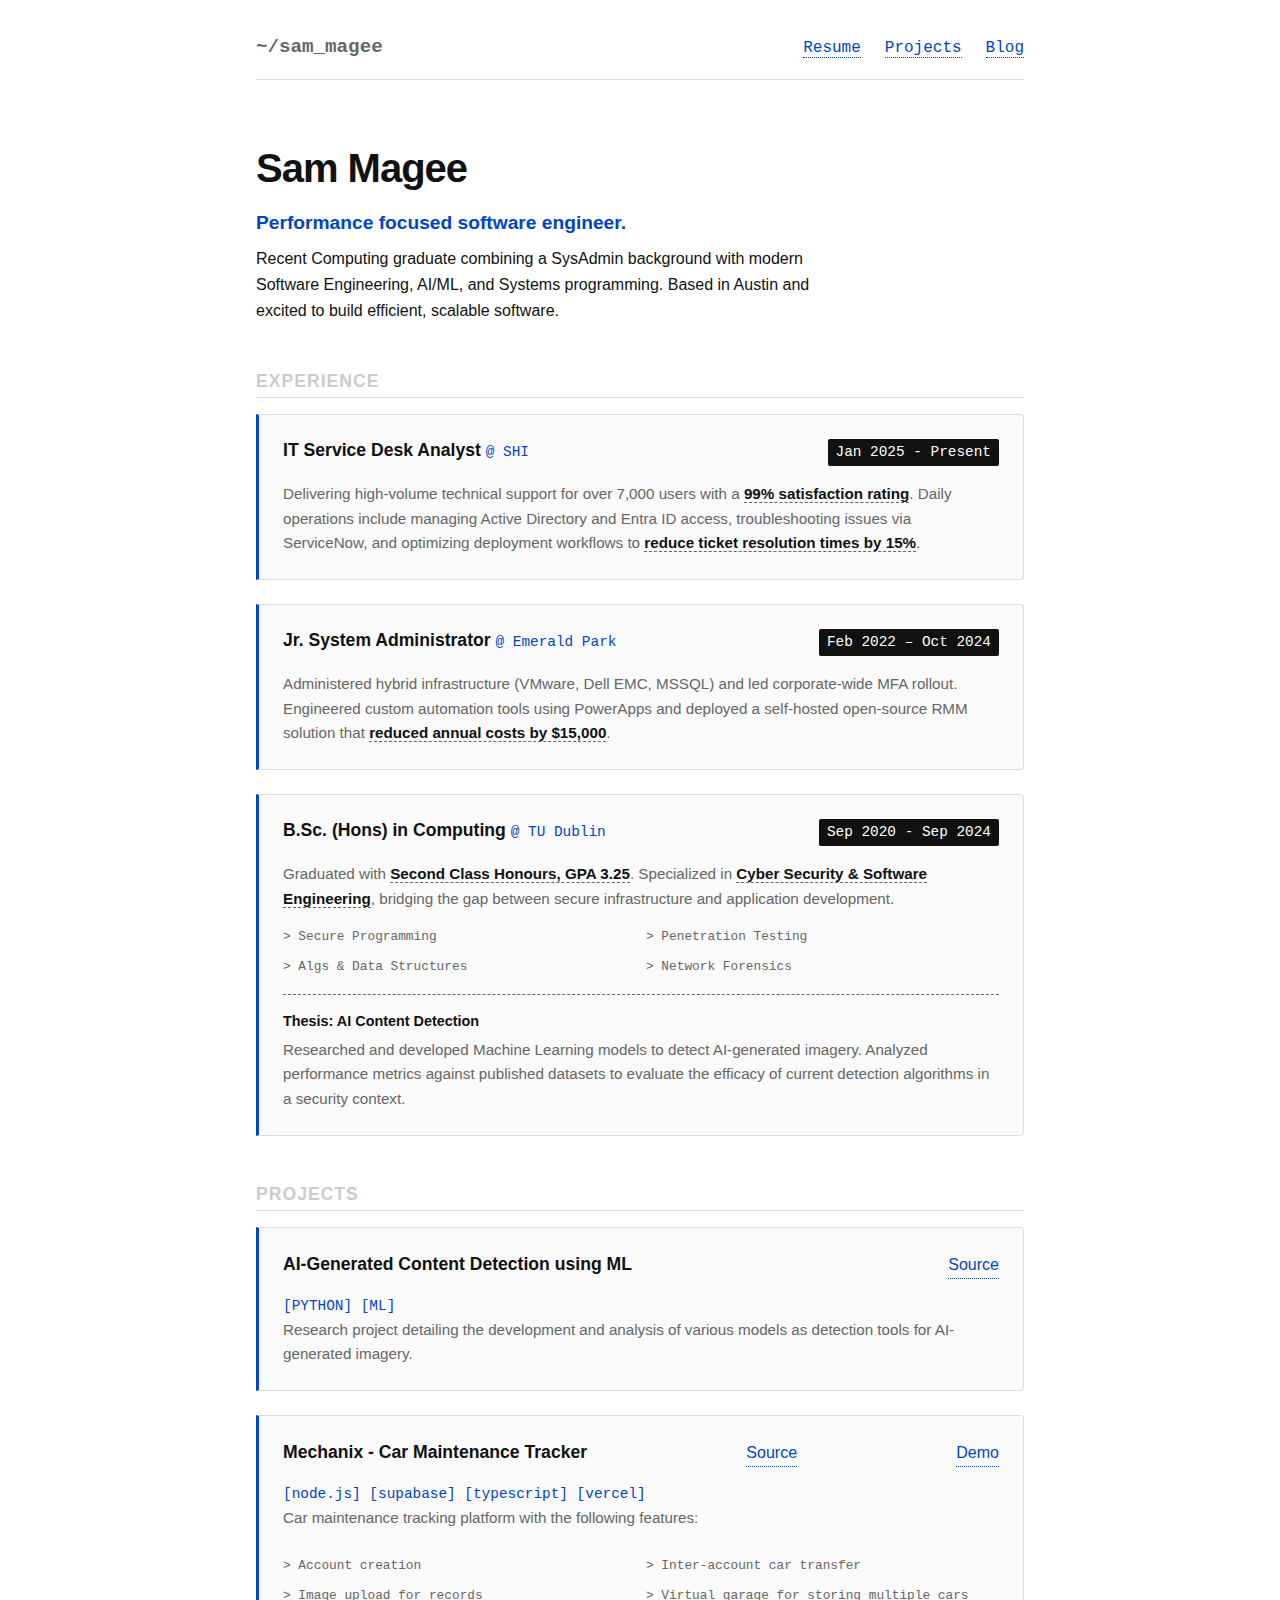
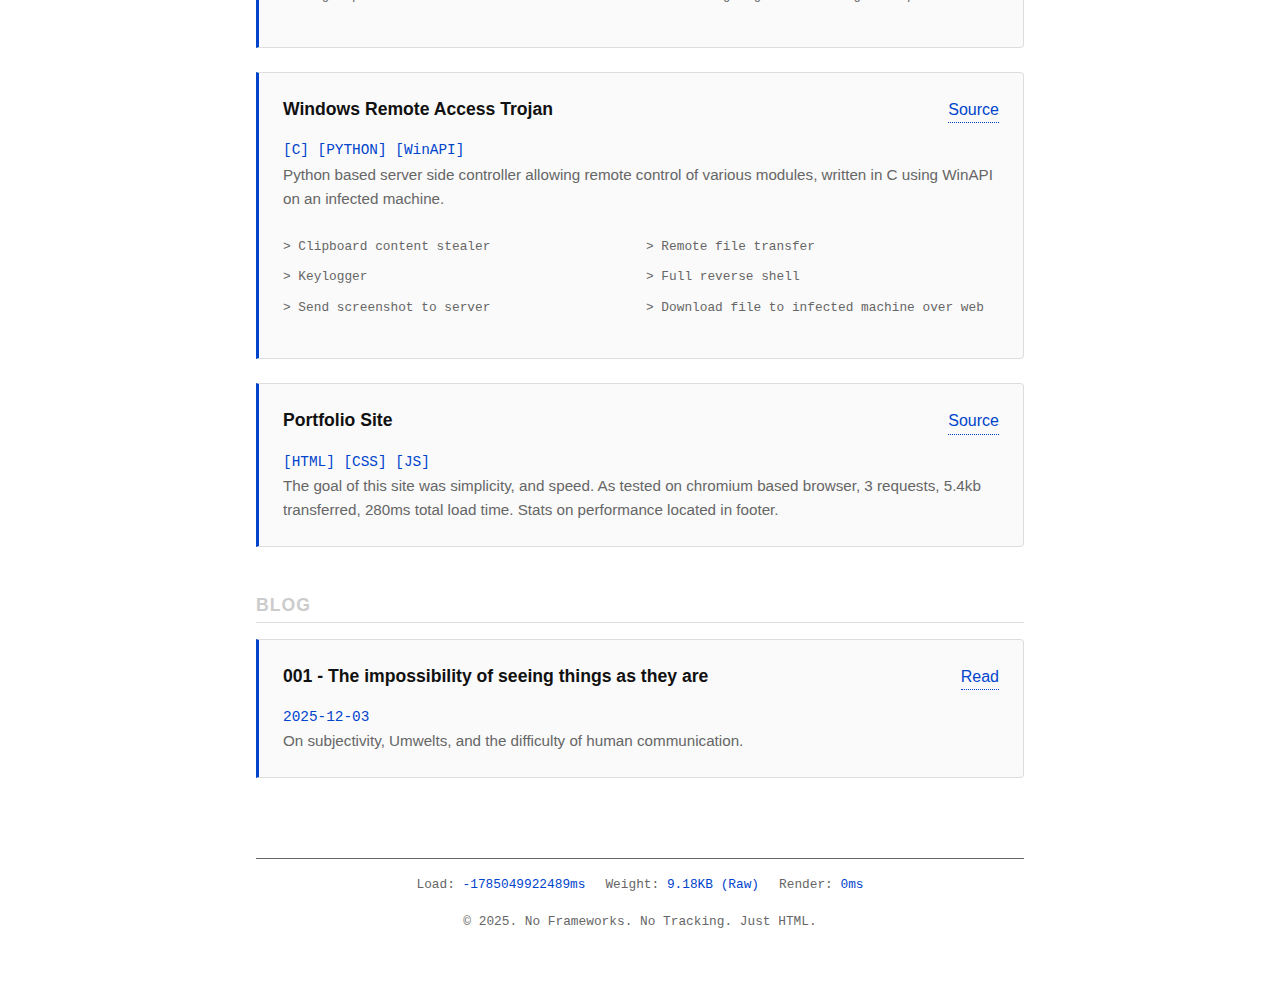
<file: index.html>
<!DOCTYPE html>
<html lang="en">

<head>
    <meta charset="UTF-8" />
    <meta name="viewport" content="width=device-width, initial-scale=1.0" />
    <meta name="description" content="A 14KB developer portfolio." />
    <title>Sam Magee</title>
    <link rel="stylesheet" href="style.css" />
    <style>
        h2 {
            color: #cccccc;
        }
    </style>
</head>

<body>
    <!-- NAVIGATION -->
    <nav>
        <div style="font-weight: bold; font-size: 1.2rem">~/sam_magee</div>
        <ul>
            <li><a href="resume.html">Resume</a></li>
            <li><a href="#projects">Projects</a></li>
            <li><a href="#blog">Blog</a></li>
        </ul>
    </nav>

    <!-- INTRO -->
    <header>
        <h1>Sam Magee</h1>
        <p style="
          font-size: 1.2rem;
          font-weight: bold;
          color: var(--accent);
          margin-bottom: 0.5rem;
        ">
            Performance focused software engineer.
        </p>
        <p style="margin-bottom: 1rem; max-width: 600px; color: var(--txt)">
            Recent Computing graduate combining a SysAdmin background with modern
            Software Engineering, AI/ML, and Systems programming. Based in Austin
            and excited to build efficient, scalable software.
        </p>
    </header>

    <!-- RESUME SECTION -->
    <section id="resume">
        <h2>Experience</h2>

        <article class="job-card">
            <header class="job-header">
                <h3 class="job-title">
                    IT Service Desk Analyst <span class="company-tag">@ SHI</span>
                </h3>
                <span class="date-badge">Jan 2025 - Present</span>
            </header>
            <p class="job-desc">
                Delivering high-volume technical support for over 7,000 users with a
                <span class="highlight">99% satisfaction rating</span>. Daily
                operations include managing Active Directory and Entra ID access,
                troubleshooting issues via ServiceNow, and optimizing deployment
                workflows to
                <span class="highlight">reduce ticket resolution times by 15%</span>.
            </p>
        </article>

        <article class="job-card">
            <header class="job-header">
                <h3 class="job-title">
                    Jr. System Administrator
                    <span class="company-tag">@ Emerald Park</span>
                </h3>
                <span class="date-badge">Feb 2022 – Oct 2024</span>
            </header>
            <p class="job-desc">
                Administered hybrid infrastructure (VMware, Dell EMC, MSSQL) and led
                corporate-wide MFA rollout. Engineered custom automation tools using
                PowerApps and deployed a self-hosted open-source RMM solution that
                <span class="highlight">reduced annual costs by $15,000</span>.
            </p>
        </article>

        <!-- EDUCATION CARD -->
        <article class="job-card">
            <header class="job-header">
                <h3 class="job-title">
                    B.Sc. (Hons) in Computing
                    <span class="company-tag">@ TU Dublin</span>
                </h3>
                <span class="date-badge">Sep 2020 - Sep 2024</span>
            </header>

            <!-- Degree Details -->
            <p class="job-desc" style="margin-bottom: 1rem">
                Graduated with
                <span class="highlight">Second Class Honours, GPA 3.25</span>.
                Specialized in
                <span class="highlight">Cyber Security & Software Engineering</span>,
                bridging the gap between secure infrastructure and application
                development.
            </p>

            <!-- Key Modules Grid -->
            <div style="
            display: grid;
            grid-template-columns: 1fr 1fr;
            gap: 10px;
            margin-bottom: 1rem;
            font-family: var(--font-mono);
            font-size: 0.8rem;
            color: var(--dim);
          ">
                <span>> Secure Programming</span>
                <span>> Penetration Testing</span>
                <span>> Algs & Data Structures</span>
                <span>> Network Forensics</span>
            </div>

            <!-- Capstone Project Section -->
            <div style="
            border-top: 1px dashed var(--dim);
            padding-top: 0.8rem;
            margin-top: 0.5rem;
          ">
                <strong style="color: var(--txt); font-size: 0.9rem">Thesis: AI Content Detection</strong>
                <p class="job-desc" style="margin-top: 0.3rem">
                    Researched and developed Machine Learning models to detect
                    AI-generated imagery. Analyzed performance metrics against published
                    datasets to evaluate the efficacy of current detection algorithms in
                    a security context.
                </p>
            </div>
        </article>
    </section>

    <!-- PROJECTS SECTION -->
    <section id="projects">
        <h2>Projects</h2>
        <div class="project-card">
            <div class="project-header">
                <h3>AI-Generated Content Detection using ML</h3>
                <a href="https://github.com/Im-Sam/TU863-Y4-FP">Source</a>
            </div>
            <div class="tech-stack">[PYTHON] [ML]</div>
            <p>
                Research project detailing the development and analysis of various
                models as detection tools for AI-generated imagery.
            </p>
        </div>
                <div class="project-card">
            <div class="project-header">
                <h3>Mechanix - Car Maintenance Tracker</h3>
                <a href="https://github.com/Im-Sam/mechanix">Source</a>
                <a href="https://mechanix-one.vercel.app/">Demo</a>
            </div>
            <div class="tech-stack">[node.js] [supabase] [typescript] [vercel]</div>
            <p>
                Car maintenance tracking platform with the following features:
            </p>
             <br />
            <div style="
            display: grid;
            grid-template-columns: 1fr 1fr;
            gap: 10px;
            margin-bottom: 1rem;
            font-family: var(--font-mono);
            font-size: 0.8rem;
            color: var(--dim);
          ">
                <span>> Account creation</span>
                <span>> Inter-account car transfer</span>
                <span>> Image upload for records</span>
                <span>> Virtual garage for storing multiple cars</span>
            </div>
        </div>
        <div class="project-card">
            <div class="project-header">
                <h3>Windows Remote Access Trojan</h3>
                <a href="https://github.com/Im-Sam/Y3-GP-RAT">Source</a>
            </div>
            <div class="tech-stack">[C] [PYTHON] [WinAPI]</div>
            <p>
                Python based server side controller allowing remote control of various
                modules, written in C using WinAPI on an infected machine.
            </p>
            <br />
            <div style="
            display: grid;
            grid-template-columns: 1fr 1fr;
            gap: 10px;
            margin-bottom: 1rem;
            font-family: var(--font-mono);
            font-size: 0.8rem;
            color: var(--dim);
          ">
                <span>> Clipboard content stealer</span>
                <span>> Remote file transfer</span>
                <span>> Keylogger</span>
                <span>> Full reverse shell</span>
                <span>> Send screenshot to server</span>
                <span>> Download file to infected machine over web</span>
            </div>
        </div>
        <div class="project-card">
            <div class="project-header">
                <h3>Portfolio Site</h3>
                <a href="https://github.com/Im-Sam/sam">Source</a>
            </div>
            <div class="tech-stack">[HTML] [CSS] [JS]</div>
            <p>
                The goal of this site was simplicity, and speed. As tested on chromium based browser, 3 requests, 5.4kb transferred, 280ms total load time. Stats on performance located in footer.  
            </p>
        </div>
    </section>

    <!-- BLOG LIST -->
    <section id="blog">
        <h2>Blog</h2>
        <div class="project-card">
            <div class="project-header">
                <h3>001 - The impossibility of seeing things as they are</h3>
                <a href="blog/blog-001.html">Read</a>
            </div>
            <div class="tech-stack">2025-12-03</div>
            <p>
                On subjectivity, Umwelts, and the difficulty of human communication.
            </p>
        </div>
    </section>

    <!-- FOOTER (Centered for Index) -->
    <footer style="text-align: center">
        <div class="stat-box" style="justify-content: center">
            <span>Load: <span id="perf-load" class="stat-value">...</span></span>
            <span>Weight: <span id="perf-weight" class="stat-value">...</span></span>
            <span>Render: <span id="perf-dom" class="stat-value">...</span></span>
        </div>
        <p>&copy; 2025. No Frameworks. No Tracking. Just HTML.</p>
    </footer>

    <script src="script.js"></script>
</body>


</html>
</file>
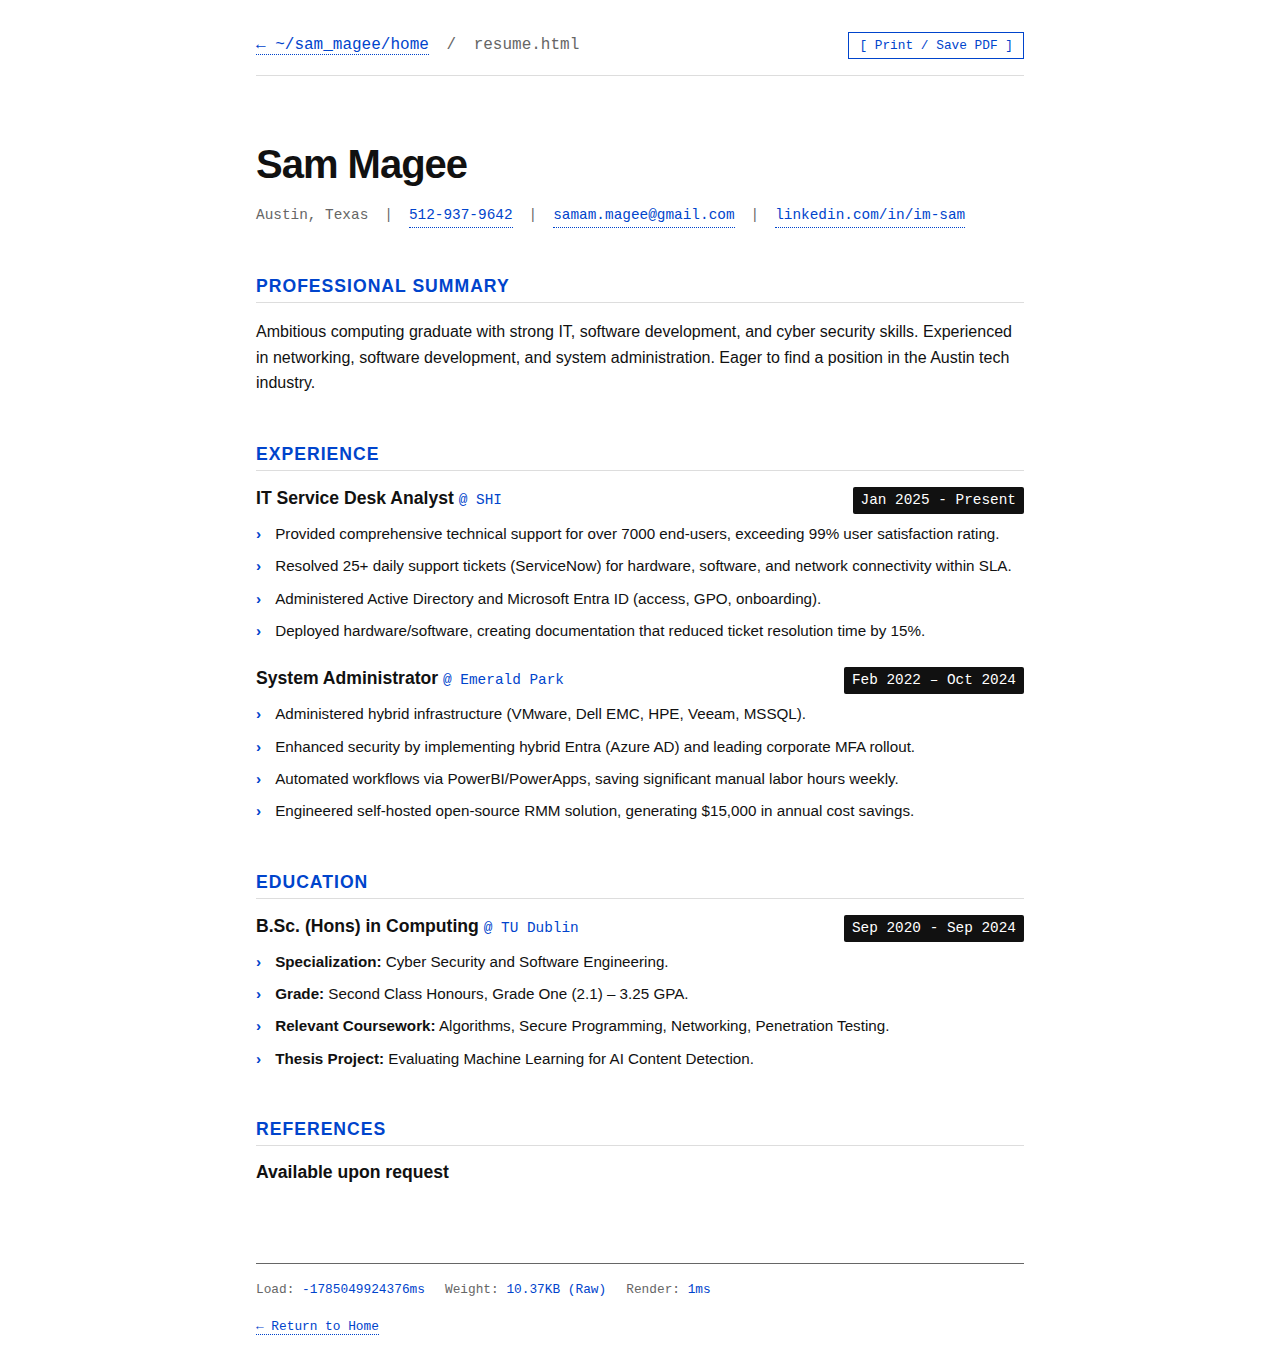
<file: resume.html>
<!DOCTYPE html>
<html lang="en">

<head>
    <meta charset="UTF-8" />
    <meta name="viewport" content="width=device-width, initial-scale=1.0" />
    <title>Resume | Sam Magee</title>
    <meta name="description" content="Resume of Sam Magee - IT Specialist & Software Developer" />
    <link rel="stylesheet" href="style.css" />

    <!-- Unique CSS: Print Styles specific to Resume -->
    <style>
        .contact-info {
            font-family: var(--font-mono);
            font-size: 0.9rem;
            color: var(--dim);
            display: flex;
            flex-wrap: wrap;
            gap: 1rem;
        }

        /* Utility: Print Button */
        .print-btn {
            background: transparent;
            border: 1px solid var(--accent);
            color: var(--accent);
            padding: 5px 10px;
            font-family: var(--font-mono);
            cursor: pointer;
            font-size: 0.8rem;
        }

        .print-btn:hover {
            background: var(--accent);
            color: var(--bg);
        }

        /* LIST STYLES FOR RESUME */
        ul.resume-list {
            list-style: none;
            margin-top: 0.5rem;
            margin-left: 0;
        }

        ul.resume-list li {
            position: relative;
            padding-left: 1.2rem;
            margin-bottom: 0.5rem;
            color: var(--txt);
            font-size: 0.95rem;
        }

        ul.resume-list li::before {
            content: "›";
            position: absolute;
            left: 0;
            color: var(--accent);
            font-weight: bold;
        }

        ul.resume-list li ul {
            margin-left: 0.5rem;
        }

        ul.resume-list li li::before {
            content: "-";
            color: var(--dim);
        }

        /* REPLACE THE @media print BLOCK IN resume.html WITH THIS */
        @media print {

            /* 1. Page Setup - Tighter Margins */
            @page {
                margin: 0.4in;
                size: letter;
            }

            body {
                background: white;
                color: black;
                width: 100%;
                margin: 0;
                padding: 0;
                font-size: 10pt;
                /* Smaller font for compactness */
                line-height: 1.35;
                /* Tighter leading */
            }

            /* 2. Hide Elements (Nav, Footer, Buttons, AND LinkedIn) */
            nav,
            footer,
            .print-btn {
                display: none !important;
            }

            /* 3. Header Compaction */
            header {
                border-bottom: 1px solid #000;
                padding-bottom: 0.5rem;
                margin-bottom: 1rem;
            }

            h1 {
                color: #000;
                margin-top: 0;
                margin-bottom: 0.2rem;
                font-size: 22pt;
                /* Slightly smaller H1 */
            }

            .contact-info {
                font-size: 9pt;
                color: #333;
                gap: 0.5rem;
            }

            /* 4. Section & Typography Compaction */
            h2 {
                color: #000;
                border-bottom: 1px solid #000;
                margin-top: 1rem;
                margin-bottom: 0.5rem;
                font-size: 11pt;
                padding-bottom: 2px;
            }

            a {
                color: #000;
                text-decoration: none;
            }

            /* 5. Article/Job Compaction */
            article {
                break-inside: avoid;
                /* Prevents splitting a job across pages */
                border: none;
                padding: 0;
                margin-bottom: 0.8rem;
                /* Less space between jobs */
            }

            .job-header {
                margin-bottom: 0.2rem;
            }

            .company-tag {
                color: #000;
                font-weight: bold;
            }

            .date-badge {
                color: #000;
                background: none;
                padding: 0;
                font-weight: bold;
                font-size: 9pt;
            }

            /* 6. List Compaction */
            ul.resume-list {
                margin-top: 0.2rem;
            }

            ul.resume-list li {
                padding-left: 1rem;
                margin-bottom: 0.2rem;
                /* Tight bullet points */
                color: #000;
                font-size: 10pt;
            }

            ul.resume-list li::before {
                color: #000;
                content: "•";
                /* Standard bullet for print looks cleaner than > */
                left: 0;
            }
        }
    </style>
</head>

<body>
    <!-- NAV -->
    <nav>
        <div>
            <a href="index.html">← ~/sam_magee/home</a>
            <span style="margin: 0 0.5rem">/</span> resume.html
        </div>
        <button class="print-btn" onclick="window.print()">
            [ Print / Save PDF ]
        </button>
    </nav>

    <!-- HEADER -->
    <header>
        <h1>Sam Magee</h1>
        <div class="contact-info">
            <span>Austin, Texas</span> | <a href="tel:5129379642">512-937-9642</a> |
            <a href="mailto:samam.magee@gmail.com">samam.magee@gmail.com</a> |
            <a href="https://www.linkedin.com/in/im-sam/" style="font-size: 0.9rem">linkedin.com/in/im-sam</a>
        </div>
    </header>

    <main>
        <!-- SUMMARY -->
        <section>
            <h2>Professional Summary</h2>
            <p>
                Ambitious computing graduate with strong IT, software development, and
                cyber security skills. Experienced in networking, software
                development, and system administration. Eager to find a position in
                the Austin tech industry.
            </p>
        </section>

        <!-- EXPERIENCE -->
        <section>
            <h2>Experience</h2>

            <article>
                <div class="job-header" style="margin-bottom: 0.5rem">
                    <h3 class="job-title">
                        IT Service Desk Analyst <span class="company-tag">@ SHI</span>
                    </h3>
                    <span class="date-badge">Jan 2025 - Present</span>
                </div>
                <ul class="resume-list">
                    <li>
                        Provided comprehensive technical support for over 7000 end-users,
                        exceeding 99% user satisfaction rating.
                    </li>
                    <li>
                        Resolved 25+ daily support tickets (ServiceNow) for hardware,
                        software, and network connectivity within SLA.
                    </li>
                    <li>
                        Administered Active Directory and Microsoft Entra ID (access, GPO,
                        onboarding).
                    </li>
                    <li>
                        Deployed hardware/software, creating documentation that reduced
                        ticket resolution time by 15%.
                    </li>
                </ul>
            </article>

            <article>
                <div class="job-header" style="margin-bottom: 0.5rem">
                    <h3 class="job-title">
                        System Administrator
                        <span class="company-tag">@ Emerald Park</span>
                    </h3>
                    <span class="date-badge">Feb 2022 – Oct 2024</span>
                </div>
                <ul class="resume-list">
                    <li>
                        Administered hybrid infrastructure (VMware, Dell EMC, HPE, Veeam,
                        MSSQL).
                    </li>
                    <li>
                        Enhanced security by implementing hybrid Entra (Azure AD) and
                        leading corporate MFA rollout.
                    </li>
                    <li>
                        Automated workflows via PowerBI/PowerApps, saving significant
                        manual labor hours weekly.
                    </li>
                    <li>
                        Engineered self-hosted open-source RMM solution, generating
                        $15,000 in annual cost savings.
                    </li>
                </ul>
            </article>
        </section>

        <!-- EDUCATION -->
        <section>
            <h2>Education</h2>
            <article>
                <div class="job-header" style="margin-bottom: 0.5rem">
                    <h3 class="job-title">
                        B.Sc. (Hons) in Computing
                        <span class="company-tag">@ TU Dublin</span>
                    </h3>
                    <span class="date-badge">Sep 2020 - Sep 2024</span>
                </div>
                <ul class="resume-list">
                    <li>
                        <strong>Specialization:</strong> Cyber Security and Software
                        Engineering.
                    </li>
                    <li>
                        <strong>Grade:</strong> Second Class Honours, Grade One (2.1) –
                        3.25 GPA.
                    </li>
                    <li>
                        <strong>Relevant Coursework:</strong> Algorithms, Secure
                        Programming, Networking, Penetration Testing.
                    </li>
                    <li>
                        <strong>Thesis Project:</strong> Evaluating Machine Learning for
                        AI Content Detection.
                    </li>
                </ul>
            </article>

            <!-- References -->
            <section>
                <h2>References</h2>
                <article>
                    <div class="job-header" style="margin-bottom: 0.5rem">
                        <h3 class="job-title">
                            Available upon request
                        </h3>
                    </div>
                </article>
            </section>
    </main>

    <!-- FOOTER (Left Aligned) -->
    <footer style="text-align: left">
        <div class="stat-box">
            <span>Load: <span id="perf-load" class="stat-value">...</span></span>
            <span>Weight: <span id="perf-weight" class="stat-value">...</span></span>
            <span>Render: <span id="perf-dom" class="stat-value">...</span></span>
        </div>
        <a href="index.html">← Return to Home</a>
    </footer>

    <script src="script.js"></script>
</body>

</html>
</file>
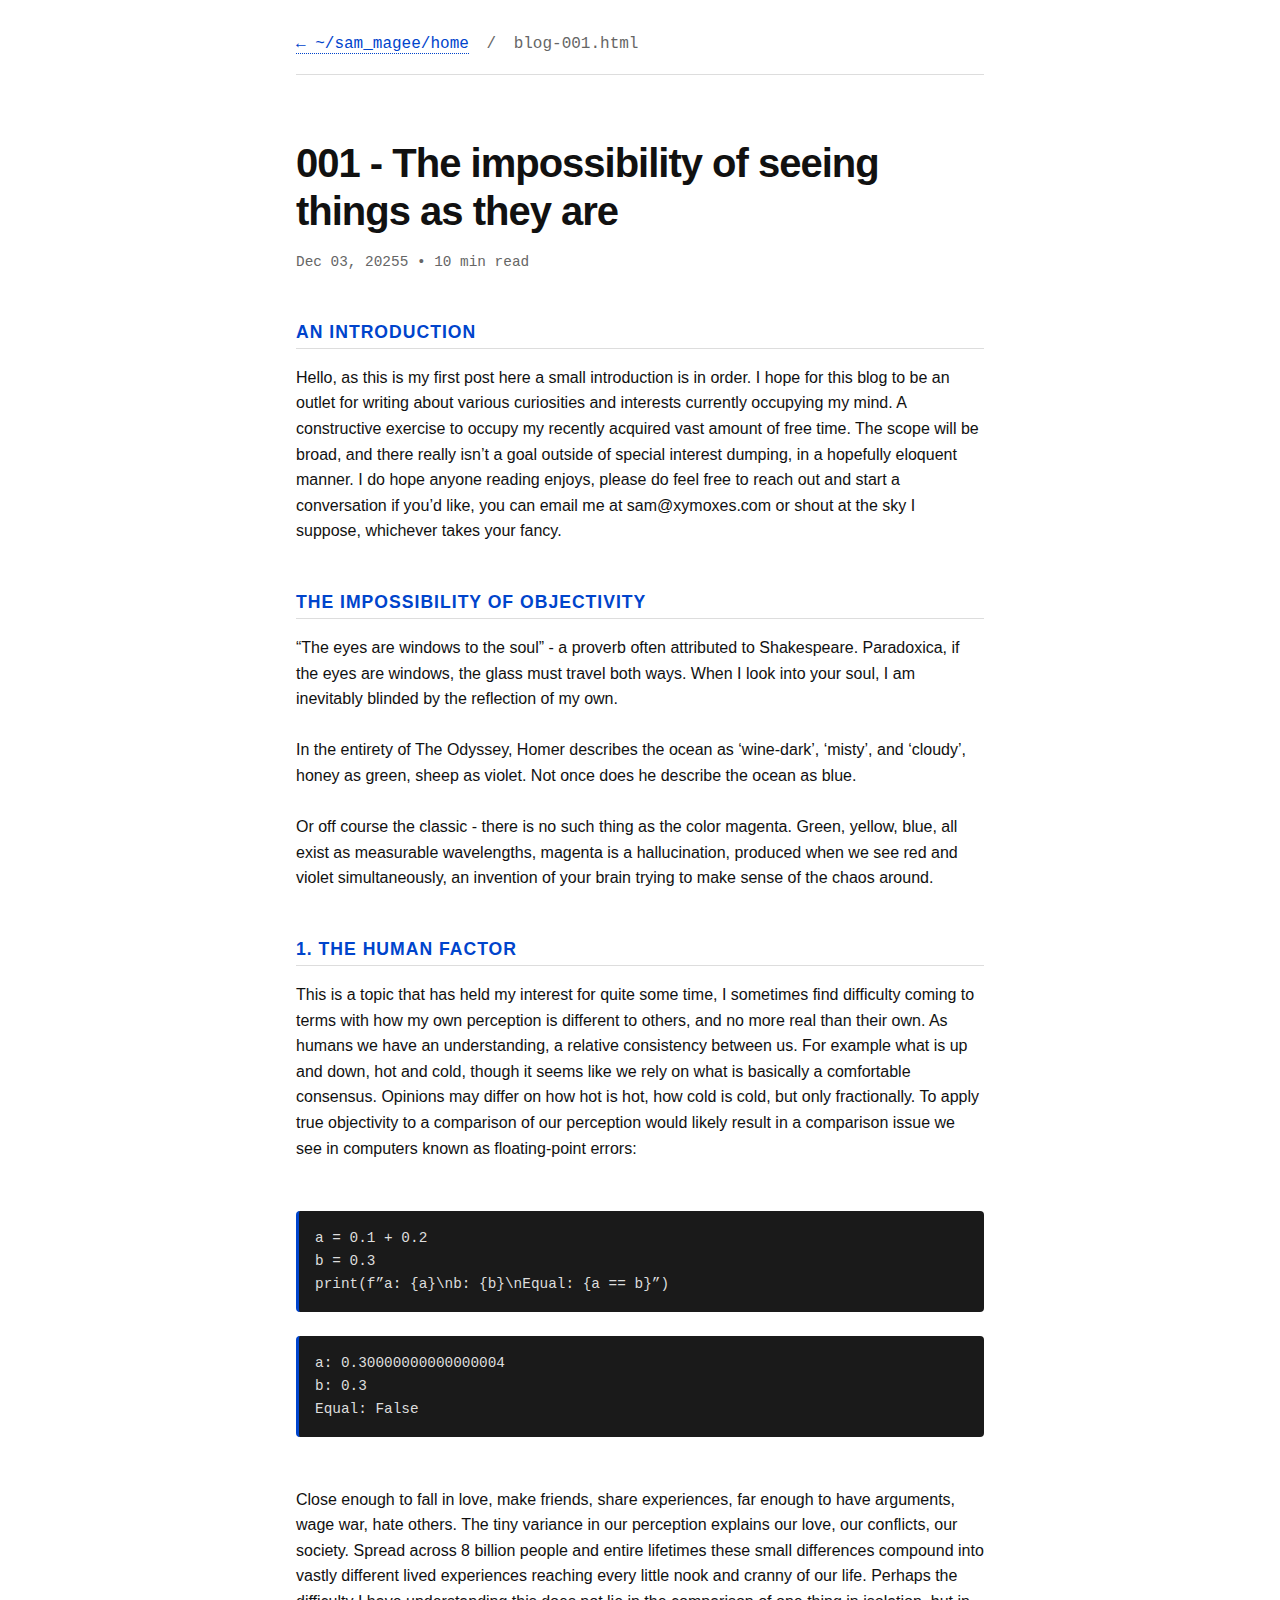
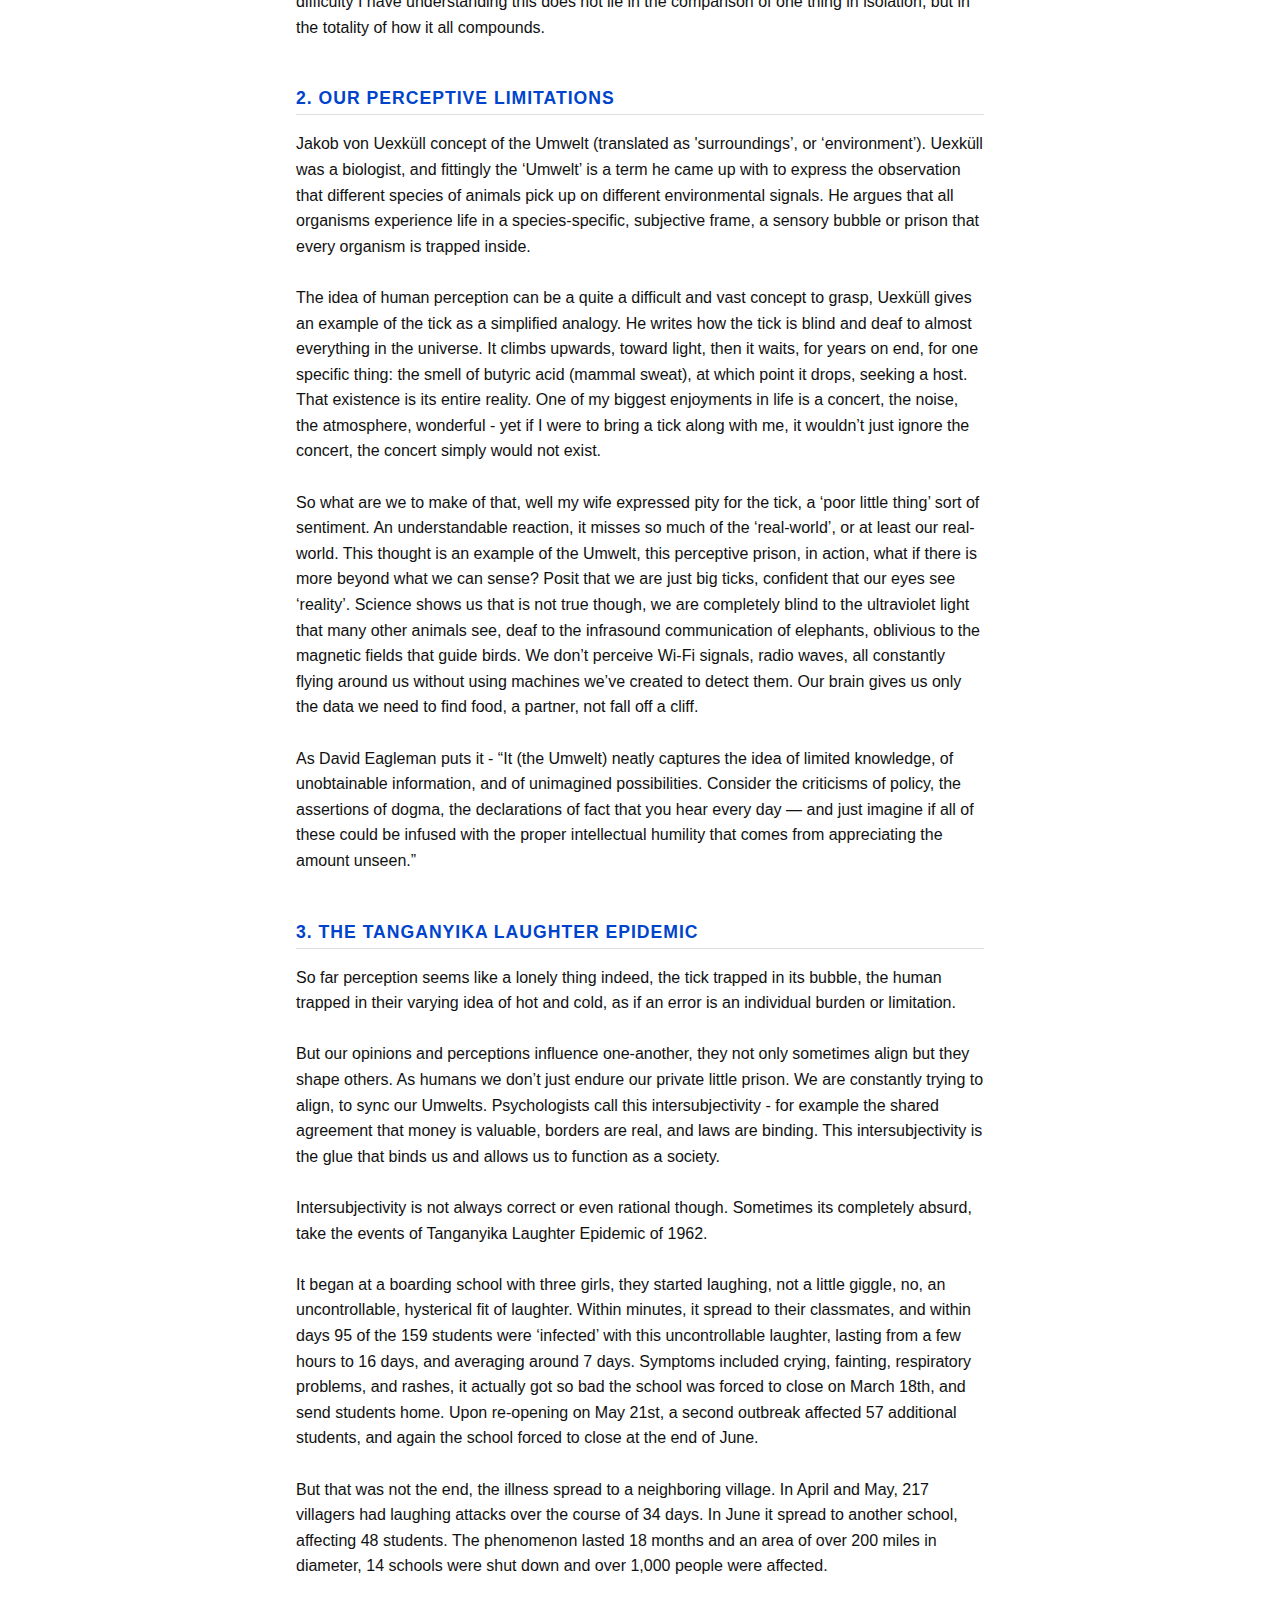
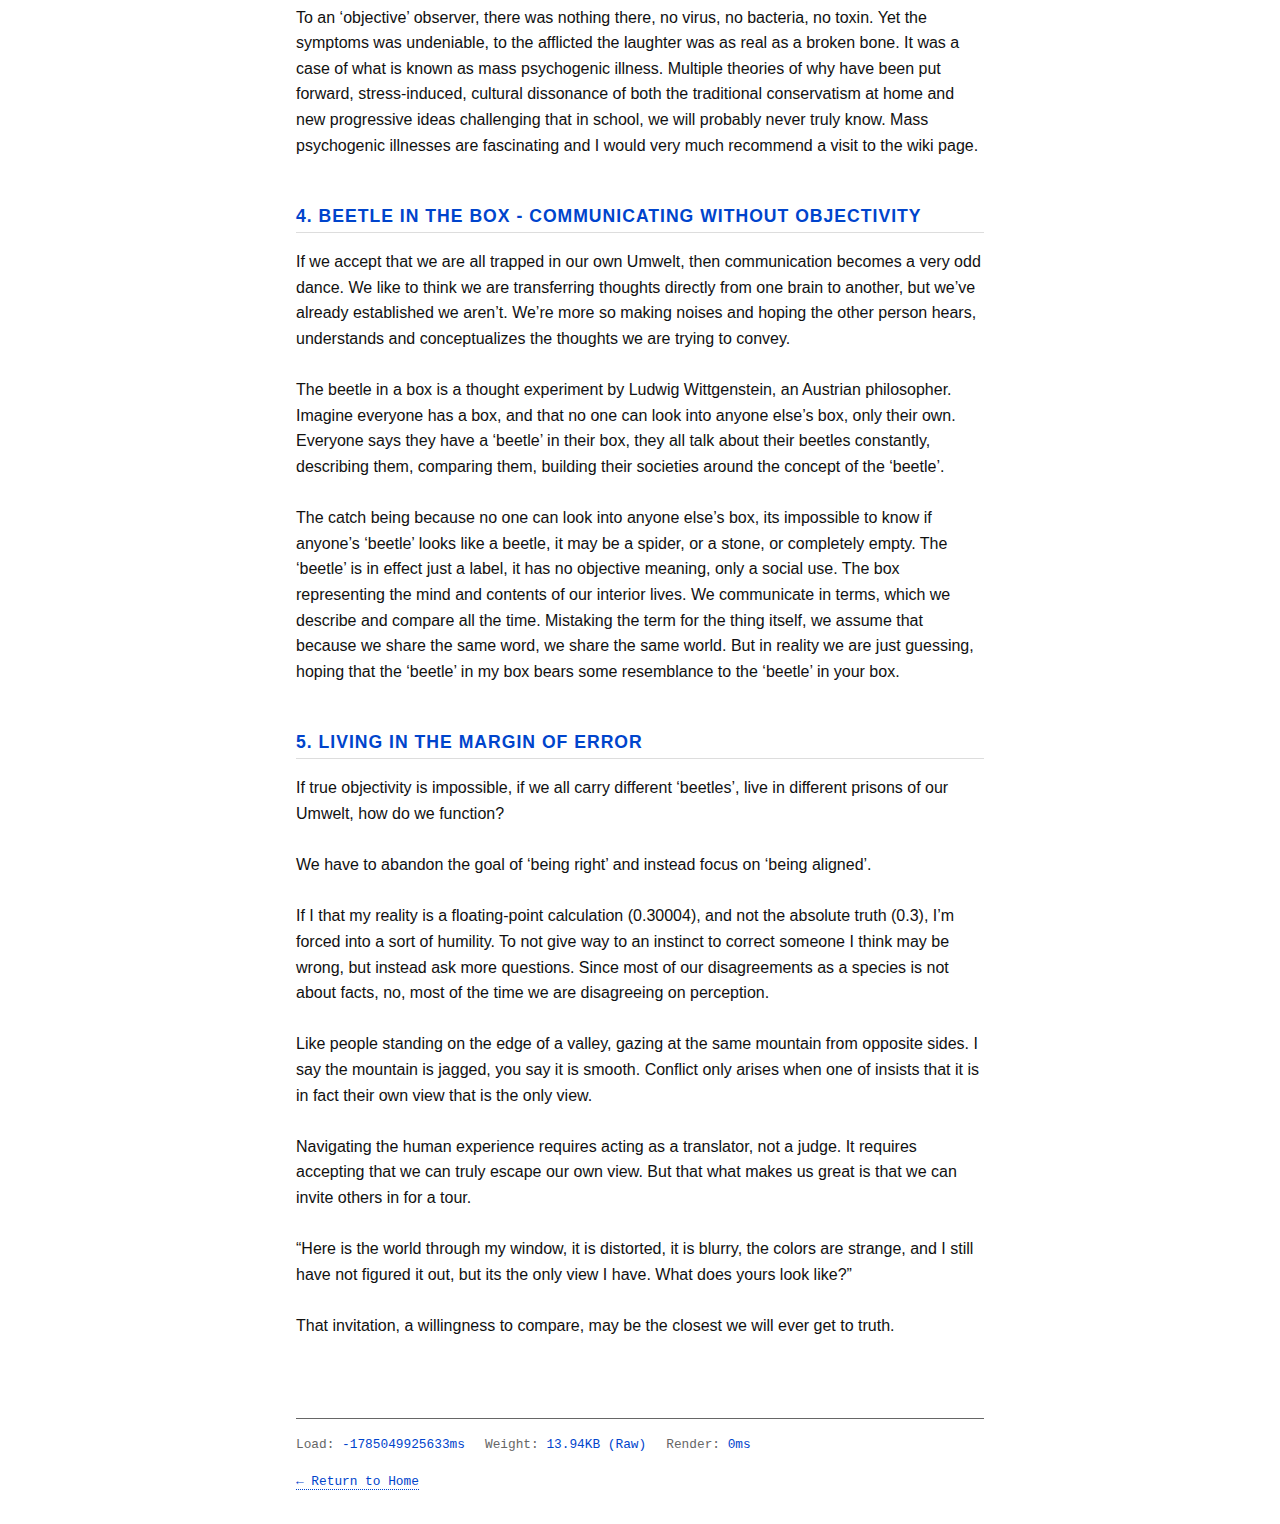
<file: blog/blog-001.html>
<!DOCTYPE html>
<html lang="en">

<head>
    <meta charset="UTF-8" />
    <meta name="viewport" content="width=device-width, initial-scale=1.0" />
    <title>The Impossibility of Objectivity | Sam Magee</title>
    <meta name="description" content="On subjectivity, Umwelts, and the difficulty of human communication." />
    <link rel="stylesheet" href="../style.css">

    <!-- Blog Specific Overrides (Narrower width) -->
    <style>
        body {
            max-width: 720px;
        }
    </style>
</head>

<body>
    <!-- NAV -->
    <nav>
        <div>
            <a href="../sam">← ~/sam_magee/home</a>
            <span style="margin: 0 0.5rem">/</span> blog-001.html
        </div>
    </nav>

    <!-- HEADER -->
    <header>
        <!-- UPDATE TITLE HERE -->
        <h1>001 - The impossibility of seeing things as they are</h1>

        <!-- UPDATE DATE HERE -->
        <span class="meta">
            <time datetime="2025-10-27">Dec 03, 20255</time> • 10 min read
        </span>
    </header>

    <!-- MAIN CONTENT AREA -->
    <main>
        <!-- 
           ================================================================
           PASTE SUBSTACK/MARKDOWN CONTENT BELOW THIS LINE 
           (Standard HTML tags: <p>, <h2>, <ul>, <img src="">)
           ================================================================ 
        -->
        <h2>An Introduction</h2>
        <p>
            Hello, as this is my first post here a small introduction is in order. I
            hope for this blog to be an outlet for writing about various curiosities
            and interests currently occupying my mind. A constructive exercise to
            occupy my recently acquired vast amount of free time. The scope will be
            broad, and there really isn’t a goal outside of special interest
            dumping, in a hopefully eloquent manner. I do hope anyone reading
            enjoys, please do feel free to reach out and start a conversation if
            you’d like, you can email me at sam@xymoxes.com or shout at the sky I
            suppose, whichever takes your fancy.
        </p>

        <h2>The Impossibility of Objectivity</h2>
        <p>
            “The eyes are windows to the soul” - a proverb often attributed to
            Shakespeare. Paradoxica, if the eyes are windows, the glass must travel
            both ways. When I look into your soul, I am inevitably blinded by the
            reflection of my own.
            <br /><br />
            In the entirety of The Odyssey, Homer describes the ocean as
            ‘wine-dark’, ‘misty’, and ‘cloudy’, honey as green, sheep as violet. Not
            once does he describe the ocean as blue.
            <br /><br />
            Or off course the classic - there is no such thing as the color magenta.
            Green, yellow, blue, all exist as measurable wavelengths, magenta is a
            hallucination, produced when we see red and violet simultaneously, an
            invention of your brain trying to make sense of the chaos around.
        </p>

        <h2>1. The human factor</h2>
        <p>
            This is a topic that has held my interest for quite some time, I
            sometimes find difficulty coming to terms with how my own perception is
            different to others, and no more real than their own. As humans we have
            an understanding, a relative consistency between us. For example what is
            up and down, hot and cold, though it seems like we rely on what is
            basically a comfortable consensus. Opinions may differ on how hot is
            hot, how cold is cold, but only fractionally. To apply true objectivity
            to a comparison of our perception would likely result in a comparison
            issue we see in computers known as floating-point errors:
            <br /><br />
        <pre><code>a = 0.1 + 0.2
b = 0.3
print(f”a: {a}\nb: {b}\nEqual: {a == b}”)
</code></pre>
        <pre><code>a: 0.30000000000000004
b: 0.3
Equal: False
</code></pre>
        <br />
        Close enough to fall in love, make friends, share experiences, far enough to have arguments, wage war, hate
        others. The tiny variance in our perception explains our love, our conflicts, our society. Spread across 8
        billion people and entire lifetimes these small differences compound into vastly different lived experiences
        reaching every little nook and cranny of our life. Perhaps the difficulty I have understanding this does not lie
        in the comparison of one thing in isolation, but in the totality of how it all compounds.
        </p>

        <h2>2. Our perceptive limitations</h2>
        <p>
            Jakob von Uexküll concept of the Umwelt (translated as 'surroundings’, or ‘environment’). Uexküll was a
            biologist, and fittingly the ‘Umwelt’ is a term he came up with to express the observation that different
            species of animals pick up on different environmental signals. He argues that all organisms experience life
            in a species-specific, subjective frame, a sensory bubble or prison that every organism is trapped inside.
            <br><br>
            The idea of human perception can be a quite a difficult and vast concept to grasp, Uexküll gives an example
            of the tick as a simplified analogy. He writes how the tick is blind and deaf to almost everything in the
            universe. It climbs upwards, toward light, then it waits, for years on end, for one specific thing: the
            smell of butyric acid (mammal sweat), at which point it drops, seeking a host. That existence is its entire
            reality. One of my biggest enjoyments in life is a concert, the noise, the atmosphere, wonderful - yet if I
            were to bring a tick along with me, it wouldn’t just ignore the concert, the concert simply would not exist.
            <br><br>
            So what are we to make of that, well my wife expressed pity for the tick, a ‘poor little thing’ sort of
            sentiment. An understandable reaction, it misses so much of the ‘real-world’, or at least our real-world.
            This thought is an example of the Umwelt, this perceptive prison, in action, what if there is more beyond
            what we can sense? Posit that we are just big ticks, confident that our eyes see ‘reality’. Science shows us
            that is not true though, we are completely blind to the ultraviolet light that many other animals see, deaf
            to the infrasound communication of elephants, oblivious to the magnetic fields that guide birds. We don’t
            perceive Wi-Fi signals, radio waves, all constantly flying around us without using machines we’ve created to
            detect them. Our brain gives us only the data we need to find food, a partner, not fall off a cliff.
            <br><br>
            As David Eagleman puts it - “It (the Umwelt) neatly captures the idea of limited knowledge, of unobtainable
            information, and of unimagined possibilities. Consider the criticisms of policy, the assertions of dogma,
            the declarations of fact that you hear every day — and just imagine if all of these could be infused with
            the proper intellectual humility that comes from appreciating the amount unseen.”
        </p>

        <h2>3. The Tanganyika laughter epidemic</h2>
        <p>
            So far perception seems like a lonely thing indeed, the tick trapped in its bubble, the human trapped in
            their varying idea of hot and cold, as if an error is an individual burden or limitation.
            <br><br>
            But our opinions and perceptions influence one-another, they not only sometimes align but they shape others.
            As humans we don’t just endure our private little prison. We are constantly trying to align, to sync our
            Umwelts. Psychologists call this intersubjectivity - for example the shared agreement that money is
            valuable, borders are real, and laws are binding. This intersubjectivity is the glue that binds us and
            allows us to function as a society.
            <br><br>
            Intersubjectivity is not always correct or even rational though. Sometimes its completely absurd, take the
            events of Tanganyika Laughter Epidemic of 1962.
            <br><br>
            It began at a boarding school with three girls, they started laughing, not a little giggle, no, an
            uncontrollable, hysterical fit of laughter. Within minutes, it spread to their classmates, and within days
            95 of the 159 students were ‘infected’ with this uncontrollable laughter, lasting from a few hours to 16
            days, and averaging around 7 days. Symptoms included crying, fainting, respiratory problems, and rashes, it
            actually got so bad the school was forced to close on March 18th, and send students home. Upon re-opening on
            May 21st, a second outbreak affected 57 additional students, and again the school forced to close at the end
            of June.
            <br><br>
            But that was not the end, the illness spread to a neighboring village. In April and May, 217 villagers had
            laughing attacks over the course of 34 days. In June it spread to another school, affecting 48 students. The
            phenomenon lasted 18 months and an area of over 200 miles in diameter, 14 schools were shut down and over
            1,000 people were affected.
            <br><br>
            To an ‘objective’ observer, there was nothing there, no virus, no bacteria, no toxin. Yet the symptoms was
            undeniable, to the afflicted the laughter was as real as a broken bone. It was a case of what is known as
            mass psychogenic illness. Multiple theories of why have been put forward, stress-induced, cultural
            dissonance of both the traditional conservatism at home and new progressive ideas challenging that in
            school, we will probably never truly know. Mass psychogenic illnesses are fascinating and I would very much
            recommend a visit to the wiki page.
        </p>

        <h2>4. Beetle in the box - communicating without objectivity</h2>
        <p>
            If we accept that we are all trapped in our own Umwelt, then communication becomes a very odd dance. We like
            to think we are transferring thoughts directly from one brain to another, but we’ve already established we
            aren’t. We’re more so making noises and hoping the other person hears, understands and conceptualizes the
            thoughts we are trying to convey.
            <br><br>
            The beetle in a box is a thought experiment by Ludwig Wittgenstein, an Austrian philosopher. Imagine
            everyone has a box, and that no one can look into anyone else’s box, only their own. Everyone says they have
            a ‘beetle’ in their box, they all talk about their beetles constantly, describing them, comparing them,
            building their societies around the concept of the ‘beetle’.
            <br><br>
            The catch being because no one can look into anyone else’s box, its impossible to know if anyone’s ‘beetle’
            looks like a beetle, it may be a spider, or a stone, or completely empty. The ‘beetle’ is in effect just a
            label, it has no objective meaning, only a social use. The box representing the mind and contents of our
            interior lives. We communicate in terms, which we describe and compare all the time. Mistaking the term for
            the thing itself, we assume that because we share the same word, we share the same world. But in reality we
            are just guessing, hoping that the ‘beetle’ in my box bears some resemblance to the ‘beetle’ in your box.
        </p>

        <h2>5. Living in the margin of error</h2>
        <p>
            If true objectivity is impossible, if we all carry different ‘beetles’, live in different prisons of our
            Umwelt, how do we function?
            <br><br>
            We have to abandon the goal of ‘being right’ and instead focus on ‘being aligned’.
            <br><br>
            If I that my reality is a floating-point calculation (0.30004), and not the absolute truth (0.3), I’m forced
            into a sort of humility. To not give way to an instinct to correct someone I think may be wrong, but instead
            ask more questions. Since most of our disagreements as a species is not about facts, no, most of the time we
            are disagreeing on perception.
            <br><br>
            Like people standing on the edge of a valley, gazing at the same mountain from opposite sides. I say the
            mountain is jagged, you say it is smooth. Conflict only arises when one of insists that it is in fact their
            own view that is the only view.
            <br><br>
            Navigating the human experience requires acting as a translator, not a judge. It requires accepting that we
            can truly escape our own view. But that what makes us great is that we can invite others in for a tour.
            <br><br>
            “Here is the world through my window, it is distorted, it is blurry, the colors are strange, and I still
            have not figured it out, but its the only view I have. What does yours look like?”
            <br><br>
            That invitation, a willingness to compare, may be the closest we will ever get to truth.
        </p>


        <!-- 
           ================================================================
           END CONTENT
           ================================================================ 
        -->
    </main>

    <!-- FOOTER (Left Aligned) -->
    <footer style="text-align: left;">
        <div class="stat-box">
            <span>Load: <span id="perf-load" class="stat-value">...</span></span>
            <span>Weight: <span id="perf-weight" class="stat-value">...</span></span>
            <span>Render: <span id="perf-dom" class="stat-value">...</span></span>
        </div>
        <a href="../index.html">← Return to Home</a>
    </footer>

    <script src="../script.js"></script>
</body>


</html>
</file>
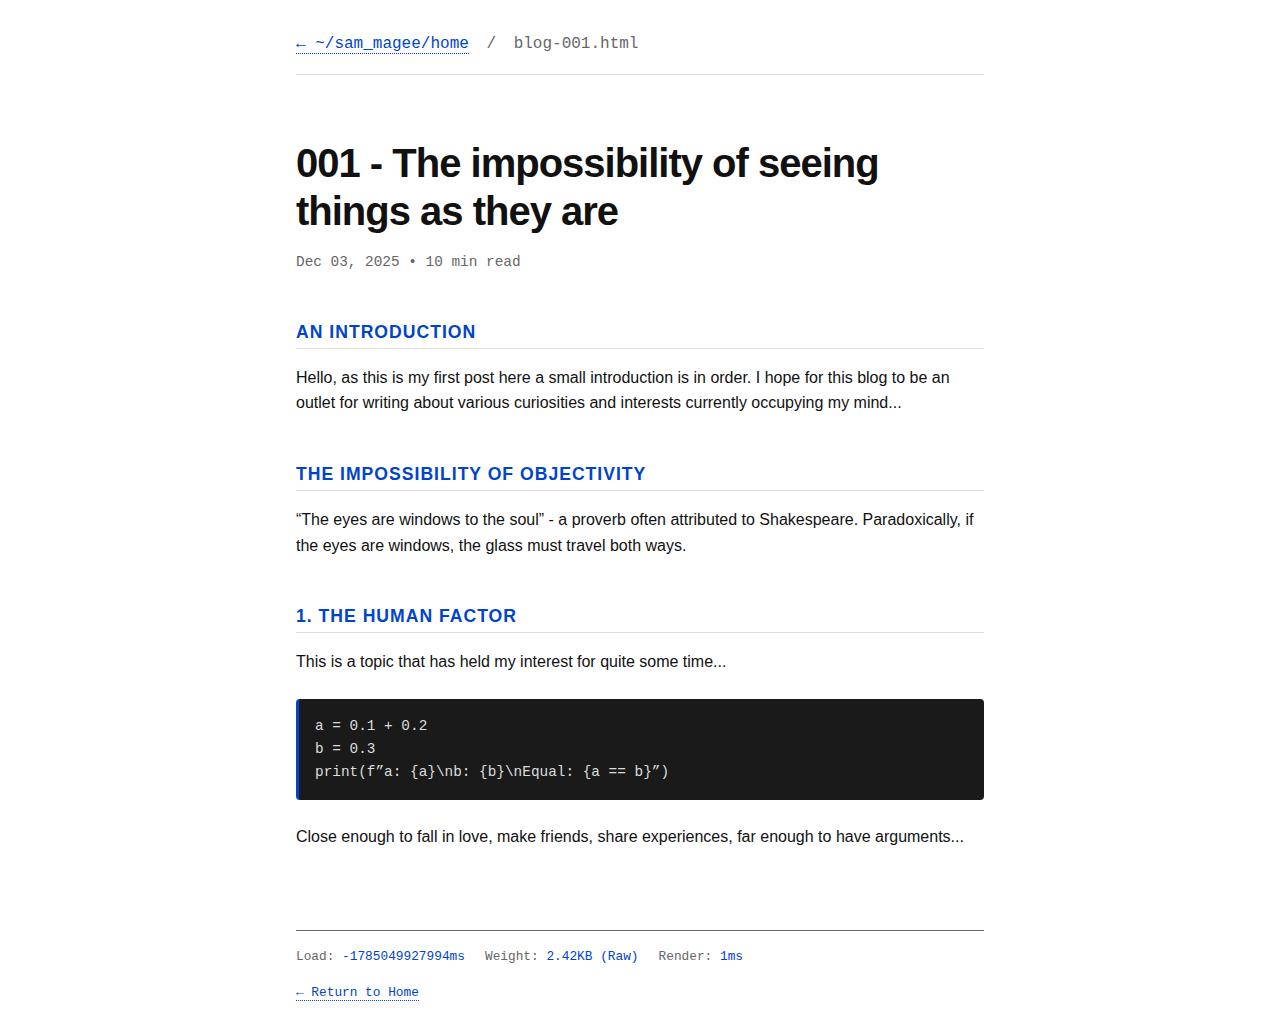
<file: blog/template.html>
<!DOCTYPE html>
<html lang="en">
<head>
    <meta charset="UTF-8" />
    <meta name="viewport" content="width=device-width, initial-scale=1.0" />
    <title>The Impossibility of Objectivity | Sam Magee</title>
    <meta name="description" content="On subjectivity, Umwelts, and the difficulty of human communication." />
    <link rel="stylesheet" href="../style.css">
    
    <!-- Blog Specific Overrides (Narrower width) -->
    <style>
        body { max-width: 720px; }
    </style>
</head>

<body>
    <!-- NAV -->
    <nav>
        <div>
            <a href="../index.html">← ~/sam_magee/home</a>
            <span style="margin: 0 0.5rem">/</span> blog-001.html
        </div>
    </nav>

    <!-- HEADER -->
    <header>
        <h1>001 - The impossibility of seeing things as they are</h1>
        <span class="meta">
            <time datetime="2025-12-03">Dec 03, 2025</time> • 10 min read
        </span>
    </header>

    <!-- MAIN CONTENT -->
    <main>
        <h2>An Introduction</h2>
        <p>
            Hello, as this is my first post here a small introduction is in order. I
            hope for this blog to be an outlet for writing about various curiosities
            and interests currently occupying my mind...
        </p>

        <h2>The Impossibility of Objectivity</h2>
        <p>
            “The eyes are windows to the soul” - a proverb often attributed to
            Shakespeare. Paradoxically, if the eyes are windows, the glass must travel
            both ways.
        </p>

        <h2>1. The human factor</h2>
        <p>
            This is a topic that has held my interest for quite some time...
        </p>
        
        <pre><code>a = 0.1 + 0.2
b = 0.3
print(f”a: {a}\nb: {b}\nEqual: {a == b}”)</code></pre>

        <p>
            Close enough to fall in love, make friends, share experiences, far enough to have arguments...
        </p>

        <!-- Truncated content for brevity, paste your full text here -->
        
    </main>

    <!-- FOOTER (Left Aligned) -->
    <footer style="text-align: left;">
        <div class="stat-box">
            <span>Load: <span id="perf-load" class="stat-value">...</span></span>
            <span>Weight: <span id="perf-weight" class="stat-value">...</span></span>
            <span>Render: <span id="perf-dom" class="stat-value">...</span></span>
        </div>
        <a href="../index.html">← Return to Home</a>
    </footer>

    <script src="../script.js"></script>
</body>
</html>
</file>
<file: style.css>
/* --- THEME & VARIABLES --- */
:root {
    --bg: #111;
    --txt: #eee;
    --accent: #0f0;
    /* Terminal Green */
    --dim: #888;
    --border: #333;
    --font-main: -apple-system, BlinkMacSystemFont, "Segoe UI", Helvetica, Arial, sans-serif;
    --font-mono: "Menlo", "Consolas", monospace;
    --card-bg: rgba(255, 255, 255, 0.02);
}

@media (prefers-color-scheme: light) {
    :root {
        --bg: #fff;
        --txt: #111;
        --accent: #0044cc;
        --dim: #666;
        --border: #ddd;
        --card-bg: rgba(0, 0, 0, 0.02);
    }
}

/* --- RESET & LAYOUT --- */
* {
    box-sizing: border-box;
    margin: 0;
    padding: 0;
}

body {
    background: var(--bg);
    color: var(--txt);
    font-family: var(--font-main);
    line-height: 1.6;
    max-width: 800px;
    /* Standardized width */
    margin: 0 auto;
    padding: 2rem 1rem;
}

/* --- TYPOGRAPHY --- */
h1,
h2,
h3,
h4 {
    line-height: 1.2;
    margin-bottom: 1rem;
}

h1 {
    font-size: 2.5rem;
    letter-spacing: -1px;
    margin-top: 0;
}

h2 {
    margin-top: 3rem;
    color: var(--accent);
    border-bottom: 1px solid var(--border);
    padding-bottom: 5px;
    text-transform: uppercase;
    font-size: 1.1rem;
    letter-spacing: 1px;
}

p {
    margin-bottom: 1.5rem;
}

/* Links (The Green Style) */
a {
    color: var(--accent);
    text-decoration: none;
    border-bottom: 1px dotted var(--accent);
    transition: background 0.2s, color 0.2s;
}

a:hover {
    background: var(--accent);
    color: var(--bg);
}

/* --- NAVIGATION --- */
nav {
    margin-bottom: 4rem;
    font-family: var(--font-mono);
    color: var(--dim);
    display: flex;
    justify-content: space-between;
    align-items: baseline;
    border-bottom: 1px solid var(--border);
    /* Unifying the nav line */
    padding-bottom: 1rem;
}

nav ul {
    list-style: none;
    display: flex;
    gap: 1.5rem;
    margin: 0;
}

/* --- TECH CARDS (Job & Projects) --- */
.job-card,
.project-card {
    border: 1px solid var(--border);
    border-left: 3px solid var(--accent);
    background: var(--card-bg);
    padding: 1.5rem;
    border-radius: 0 4px 4px 0;
    margin-bottom: 1.5rem;
    transition: transform 0.2s ease, box-shadow 0.2s ease;
}

.job-header,
.project-header {
    display: flex;
    justify-content: space-between;
    align-items: baseline;
    margin-bottom: 1rem;
    flex-wrap: wrap;
    gap: 0.5rem;
}

.job-title,
.project-header h3 {
    font-size: 1.1rem;
    font-weight: 700;
    margin: 0;
    color: var(--txt);
}

.company-tag,
.tech-stack {
    color: var(--accent);
    font-family: var(--font-mono);
    font-weight: normal;
    font-size: 0.9rem;
}

.date-badge {
    font-family: var(--font-mono);
    font-size: 0.9rem;
    color: var(--bg);
    background: var(--txt);
    padding: 2px 8px;
    border-radius: 2px;
    white-space: nowrap;
}

.job-desc,
.project-card p {
    font-size: 0.95rem;
    color: var(--dim);
    margin: 0;
}

.highlight {
    color: var(--txt);
    font-weight: 600;
    border-bottom: 1px dashed var(--dim);
}

/* --- BLOG SPECIFIC (Shared) --- */
img {
    max-width: 100%;
    height: auto;
    border-radius: 4px;
    border: 1px solid var(--border);
    margin: 1.5rem 0;
}

pre {
    background: #1a1a1a;
    padding: 1rem;
    border-left: 3px solid var(--accent);
    overflow-x: auto;
    margin-bottom: 1.5rem;
    border-radius: 4px;
}

code {
    font-family: var(--font-mono);
    font-size: 0.9em;
    color: #ddd;
}

p code {
    background: #222;
    padding: 2px 4px;
    border-radius: 3px;
    border: 1px solid #333;
}

blockquote {
    border-left: 4px solid var(--dim);
    padding-left: 1rem;
    font-style: italic;
    color: var(--dim);
    margin: 2rem 0;
}

ul,
ol {
    margin-left: 2rem;
    margin-bottom: 1.5rem;
}

.meta {
    font-family: var(--font-mono);
    color: var(--dim);
    font-size: 0.9rem;
    margin-bottom: 2rem;
    display: block;
}

/* --- FOOTER (Base) --- */
footer {
    margin-top: 5rem;
    padding-top: 1rem;
    border-top: 1px solid var(--dim);
    font-size: 0.8rem;
    color: var(--dim);
    font-family: var(--font-mono);
}

.stat-box {
    display: flex;
    gap: 20px;
    margin-bottom: 1rem;
}

.stat-value {
    color: var(--accent);
}
</file>
